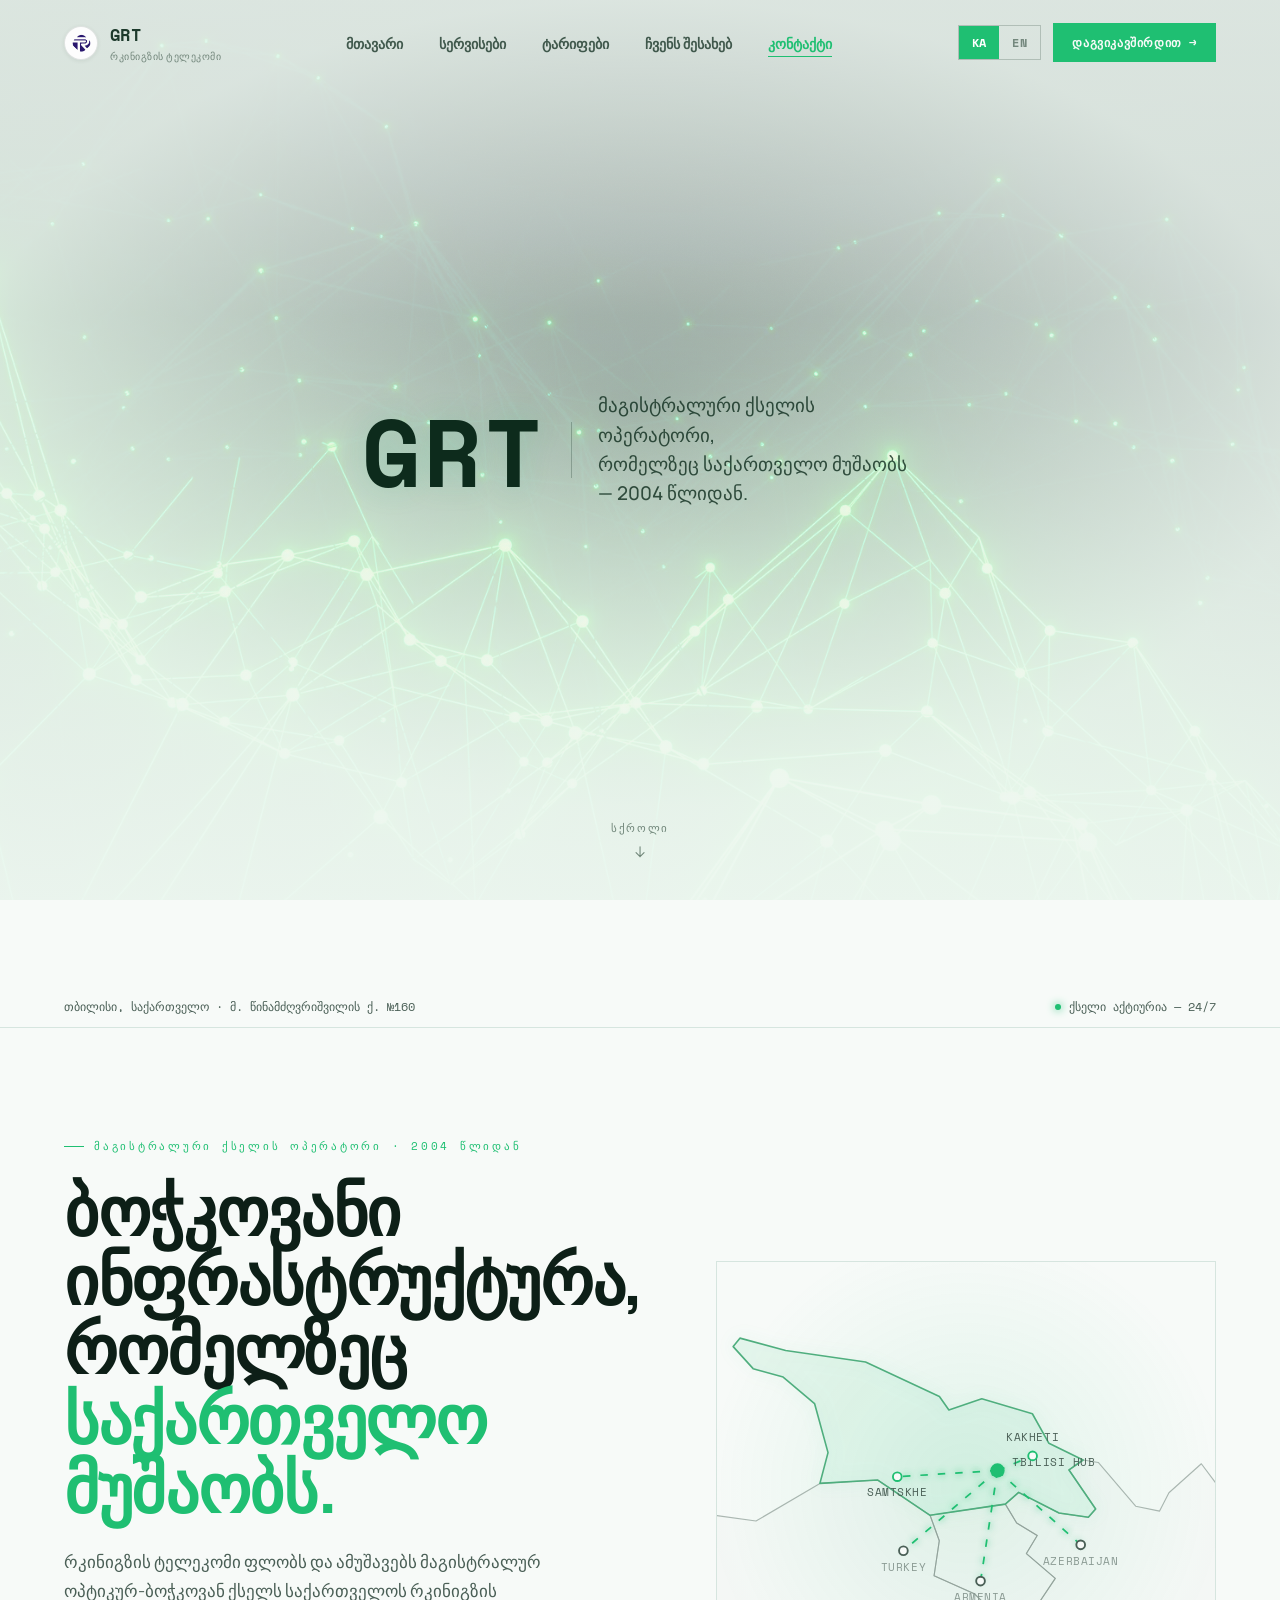
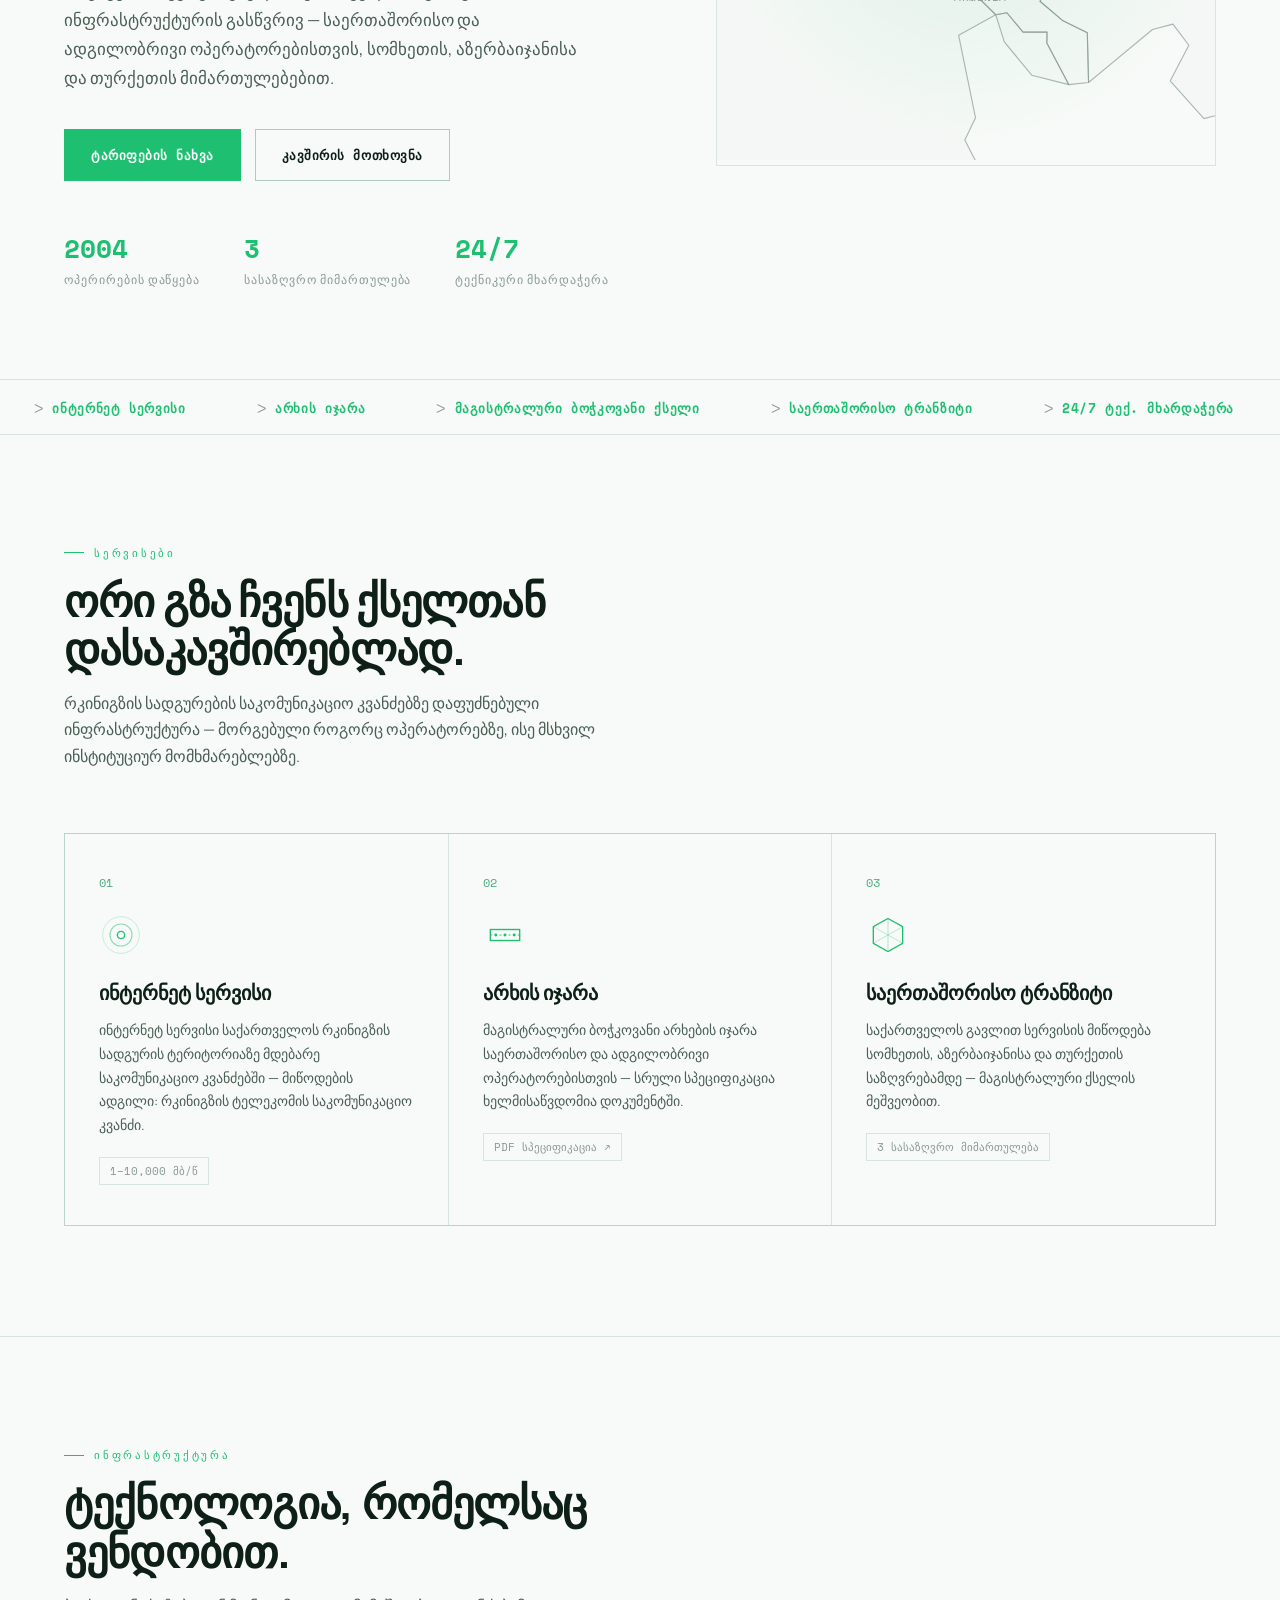
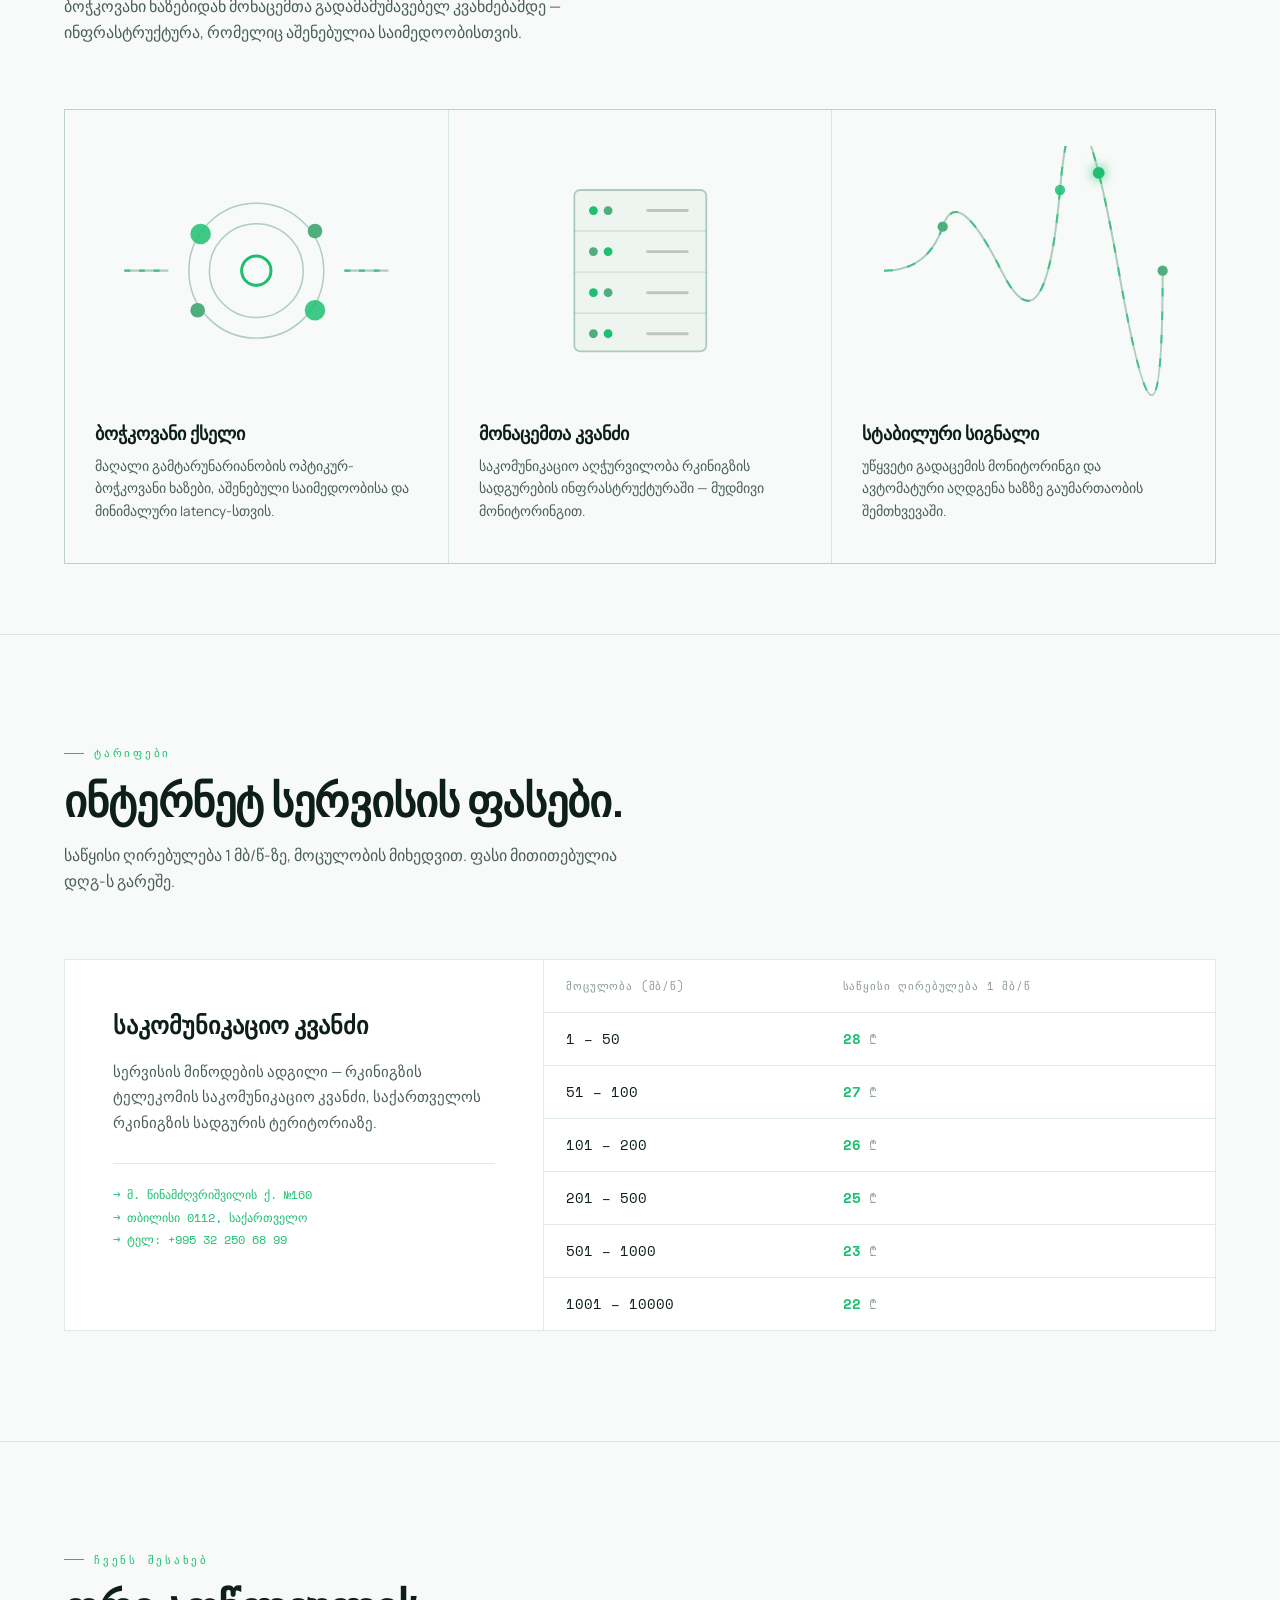
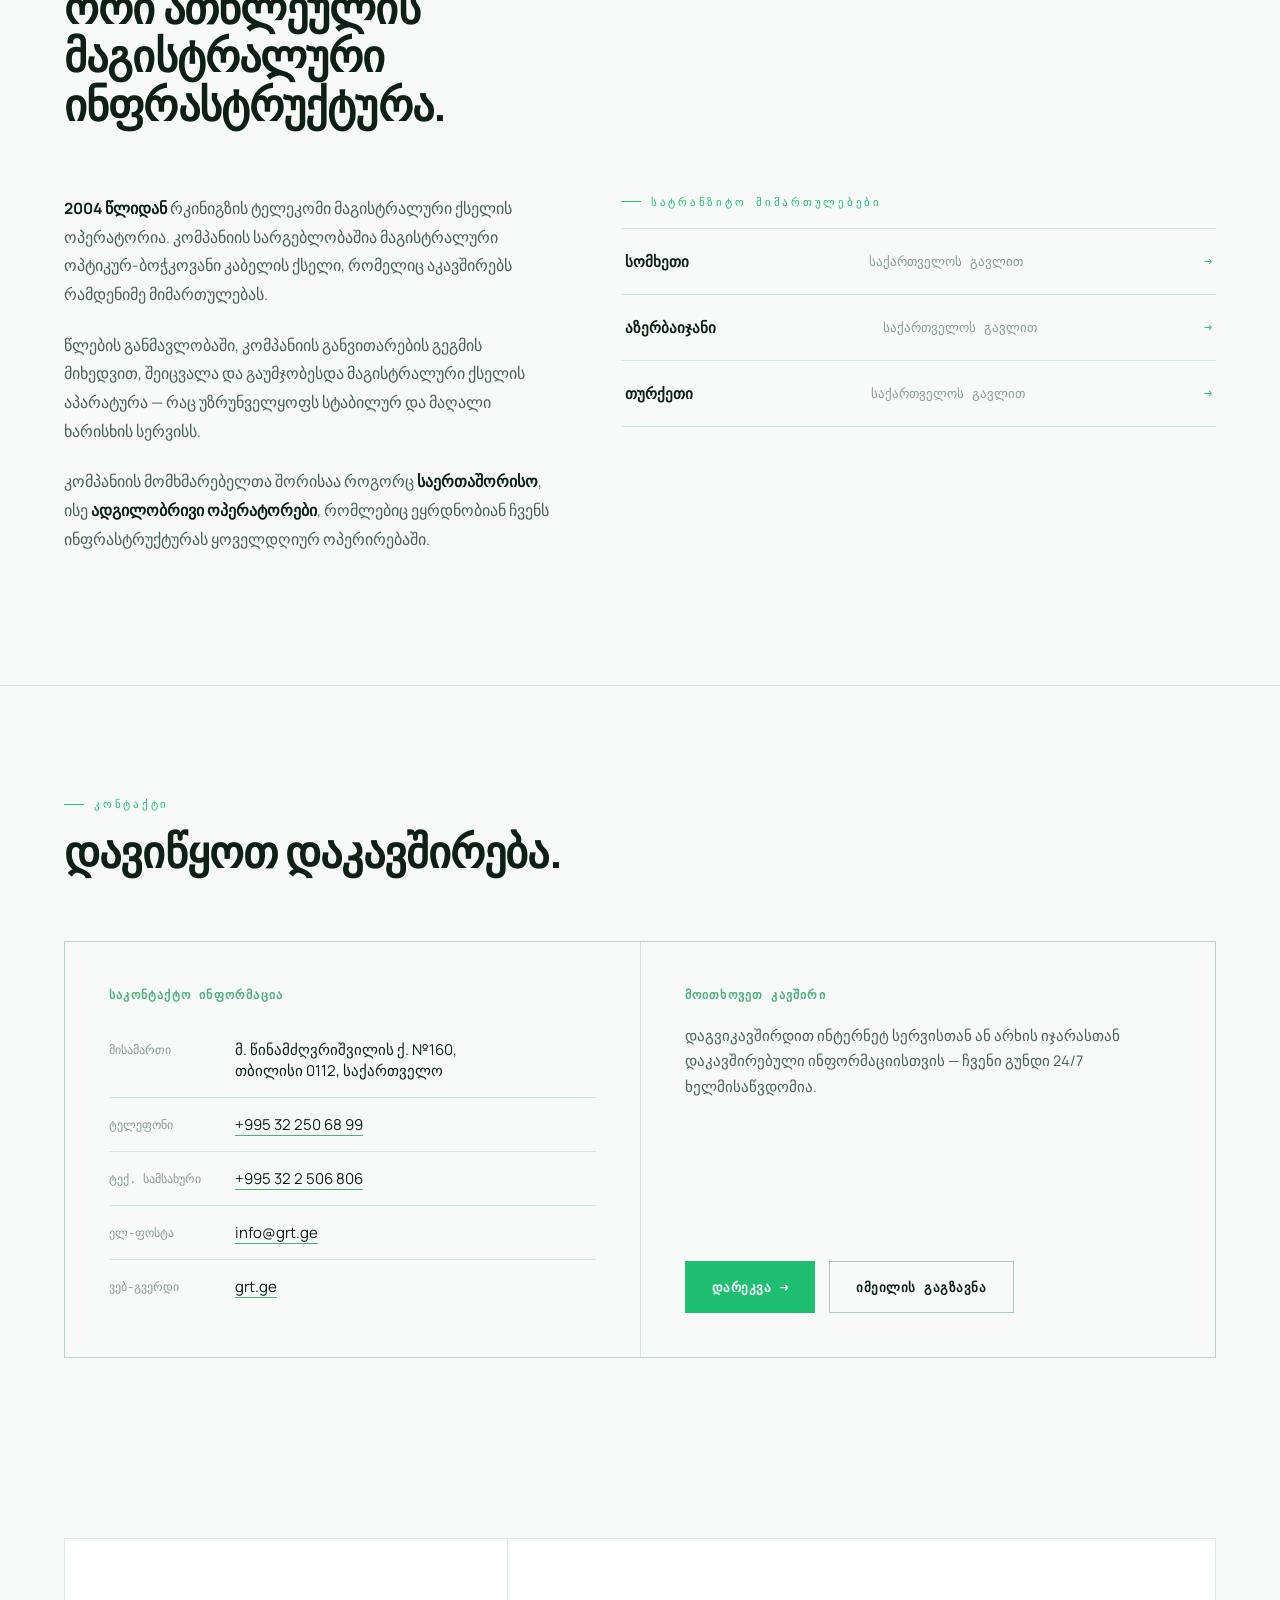
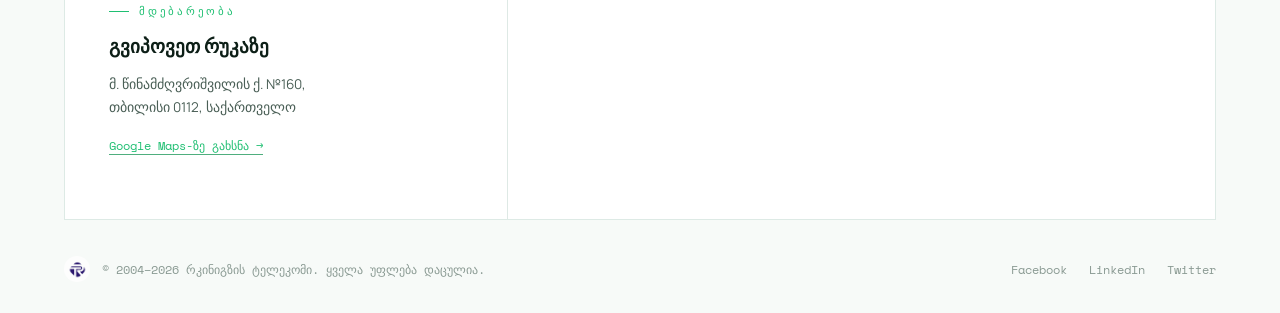
<file: index.html>
<!doctype html>
<html lang="ka">
  <head>
    <meta charset="UTF-8" />
    <meta name="viewport" content="width=device-width, initial-scale=1.0" />
    <title data-i18n="pagetitle">
      რკინიგზის ტელეკომი — მაგისტრალური ქსელის ოპერატორი
    </title>
    <link rel="preconnect" href="https://fonts.googleapis.com" />
    <link rel="preconnect" href="https://fonts.gstatic.com" crossorigin />
    <link
      href="https://fonts.googleapis.com/css2?family=Space+Mono:wght@400;700&family=Manrope:wght@400;500;600;700;800&display=swap"
      rel="stylesheet"
    />
    <link rel="icon" type="image/webp" href="assets/logo.webp" />
    <link rel="stylesheet" href="style.css" />
  </head>
  <body>
    <div class="noise"></div>

    <nav id="mainnav">
      <a href="#top" class="logo">
        <span class="logo-mark">
          <img
            src="assets/logo.webp"
            alt="რკინიგზის ტელეკომი"
            style="width: 100%; height: 100%; object-fit: contain; padding: 3px"
          />
        </span>
        <span>GRT<small data-i18n="logoSub">რკინიგზის ტელეკომი</small></span>
      </a>
      <ul class="navlinks" id="navlinks">
        <li><a href="#top" data-i18n="navHome">მთავარი</a></li>
        <li><a href="#services" data-i18n="navServices">სერვისები</a></li>
        <li><a href="#pricing" data-i18n="navPricing">ტარიფები</a></li>
        <li><a href="#about" data-i18n="navAbout">ჩვენს შესახებ</a></li>
        <li><a href="#contact" data-i18n="navContact">კონტაქტი</a></li>
      </ul>
      <div class="nav-right">
        <div class="lang-toggle">
          <button type="button" data-lang="ka" class="active">KA</button
          ><button type="button" data-lang="en">EN</button>
        </div>
        <a href="#contact" class="nav-cta" data-i18n="navCta"
          >დაგვიკავშირდით →</a
        >
        <button class="navtoggle" id="navtoggle" aria-label="Menu">
          <svg
            viewBox="0 0 24 24"
            fill="none"
            stroke="currentColor"
            stroke-width="1.6"
          >
            <path d="M3 6h18M3 12h18M3 18h18" />
          </svg>
        </button>
      </div>
    </nav>

    <section class="intro-hero" id="intro">
      <div class="intro-bg"></div>
      <div class="intro-overlay"></div>
      <div class="intro-content">
        <div class="intro-title-row">
          <h1 class="intro-title">GRT</h1>
          <div class="intro-divider"></div>
          <p class="intro-tagline" data-i18n-html="introTagline">
            მაგისტრალური ქსელის ოპერატორი,<br />რომელზეც საქართველო მუშაობს —
            2004 წლიდან.
          </p>
        </div>
        <a href="#top" class="intro-scroll">
          <span data-i18n="introScroll">სქროლი</span>
          <svg
            viewBox="0 0 24 24"
            fill="none"
            xmlns="http://www.w3.org/2000/svg"
          >
            <path
              d="M12 4v15M12 19l-6-6M12 19l6-6"
              stroke="currentColor"
              stroke-width="1.6"
              stroke-linecap="round"
              stroke-linejoin="round"
            />
          </svg>
        </a>
      </div>
    </section>

    <div class="wrap">
      <div class="topbar">
        <div>
          <span data-i18n="topbarLoc"
            >თბილისი, საქართველო · მ. წინამძღვრიშვილის ქ. №160</span
          >
        </div>
        <div class="status">
          <span class="dot"></span>
          <span data-i18n="topbarStatus">ქსელი აქტიურია — 24/7</span>
        </div>
      </div>

      <!-- HERO -->
      <section class="hero" id="top">
        <div>
          <div class="eyebrow reveal" data-i18n="heroEyebrow">
            მაგისტრალური ქსელის ოპერატორი · 2004 წლიდან
          </div>
          <h1 class="reveal" data-i18n-html="heroH1">
            ბოჭკოვანი ინფრასტრუქტურა,<br />
            რომელზეც <span class="accent">საქართველო მუშაობს.</span>
          </h1>
          <p class="lead reveal" data-i18n="heroLead">
            რკინიგზის ტელეკომი ფლობს და ამუშავებს მაგისტრალურ ოპტიკურ-ბოჭკოვან
            ქსელს საქართველოს რკინიგზის ინფრასტრუქტურის გასწვრივ — საერთაშორისო
            და ადგილობრივი ოპერატორებისთვის, სომხეთის, აზერბაიჯანისა და თურქეთის
            მიმართულებებით.
          </p>
          <div class="hero-ctas reveal">
            <a href="#pricing" class="btn btn-primary" data-i18n="heroBtn1"
              >ტარიფების ნახვა</a
            >
            <a href="#contact" class="btn btn-ghost" data-i18n="heroBtn2"
              >კავშირის მოთხოვნა</a
            >
          </div>
          <div class="hero-stats reveal">
            <div class="stat">
              <b>2004</b><span data-i18n="stat1">ოპერირების დაწყება</span>
            </div>
            <div class="stat">
              <b>3</b><span data-i18n="stat2">სასაზღვრო მიმართულება</span>
            </div>
            <div class="stat">
              <b>24/7</b><span data-i18n="stat3">ტექნიკური მხარდაჭერა</span>
            </div>
          </div>
        </div>

        <div class="hero-visual reveal">
          <svg viewBox="0 0 400 400">
            <path
              class="geo-neighbor"
              d="M -119.4,189.3 L -56.9,211.6 L -6.2,202.7 L 31.3,207.9 L 82.6,177.7 L 129.0,175.0 L 171.0,203.3 L 178.4,223.7 L 174.2,251.8 L 206.5,266.2 L 223.7,283.1 L 193.9,299.5 L 207.5,365.8 L 198.9,383.7 L 222.8,430.1 L 201.9,439.8 L 186.6,425.1 L 136.0,417.6 L 117.3,426.6 L 67.8,435.6 L 44.3,434.6 L -5.8,456.3 L -41.6,456.5 L -64.8,445.6 L -112.7,461.7 L -126.9,450.5 L -129.3,482.7 L -140.9,495.4 L -152.6,508.0 L -168.6,481.8 L -152.1,460.1 L -178.7,465.0 L -215.1,451.7 L -245.0,485.0 L -311.1,491.5 L -346.3,460.5 L -393.2,458.5 L -403.3,482.5 L -433.4,489.4 L -475.5,458.6 L -523.0,459.6 L -548.8,402.1 L -580.6,370.1 L -559.4,325.1 L -587.0,297.5 L -538.7,242.2 L -471.7,239.9 L -453.4,196.0 L -370.4,203.6 L -318.1,166.1 L -267.4,149.8 L -195.3,148.5 L -119.4,189.3 Z"
            ></path>
            <path
              class="geo-neighbor"
              d="M 232.7,281.5 L 245.6,297.0 L 264.9,296.9 L 264.7,305.8 L 282.4,339.2 L 252.6,331.6 L 230.6,304.9 L 223.7,283.1 L 232.7,281.5 Z M 336.0,196.0 L 355.2,199.9 L 362.7,185.2 L 388.7,161.9 L 411.6,192.4 L 433.7,233.4 L 454.0,236.1 L 467.4,251.6 L 431.5,256.3 L 424.0,301.2 L 416.5,321.4 L 400.5,335.0 L 401.7,363.6 L 390.8,366.5 L 363.7,336.2 L 378.7,307.6 L 365.9,290.6 L 349.5,294.9 L 298.2,337.5 L 297.2,297.5 L 277.7,288.0 L 259.2,272.3 L 271.5,253.9 L 248.3,234.0 L 257.0,219.5 L 240.5,209.5 L 231.4,194.3 L 242.1,184.9 L 274.5,201.5 L 298.0,204.9 L 303.9,198.2 L 282.5,166.9 L 293.8,158.9 L 306.0,160.9 L 336.0,196.0 Z"
            ></path>
            <path
              class="geo-neighbor"
              d="M 171.0,203.3 L 231.4,194.3 L 240.5,209.5 L 257.0,219.5 L 248.3,234.0 L 271.5,253.9 L 259.2,272.3 L 277.7,288.0 L 297.2,297.5 L 298.2,337.5 L 282.4,339.2 L 264.7,305.8 L 264.9,296.9 L 245.6,297.0 L 232.7,281.5 L 223.7,283.1 L 206.5,266.2 L 174.2,251.8 L 178.4,223.7 L 171.0,203.3 Z"
            ></path>
            <path
              class="geo-shape"
              d="M 82.6,177.7 L 89.1,153.0 L 78.3,113.6 L 53.1,92.3 L 29.0,85.6 L 13.0,67.9 L 18.4,61.1 L 55.1,71.0 L 119.2,80.3 L 178.5,108.0 L 186.1,118.8 L 212.5,109.7 L 253.1,121.8 L 266.4,145.5 L 293.8,158.9 L 282.5,166.9 L 303.9,198.2 L 298.0,204.9 L 274.5,201.5 L 242.1,184.9 L 231.4,194.3 L 171.0,203.3 L 129.0,175.0 L 82.6,177.7 Z"
            ></path>

            <line
              class="map-line active"
              x1="225.1"
              y1="167.3"
              x2="144.7"
              y2="172.3"
            ></line>
            <line
              class="map-line active"
              x1="225.1"
              y1="167.3"
              x2="253.3"
              y2="155.6"
            ></line>
            <line
              class="map-line active"
              x1="225.1"
              y1="167.3"
              x2="149.6"
              y2="231.7"
            ></line>
            <line
              class="map-line active"
              x1="225.1"
              y1="167.3"
              x2="211.5"
              y2="256.1"
            ></line>
            <line
              class="map-line active"
              x1="225.1"
              y1="167.3"
              x2="291.9"
              y2="227.0"
            ></line>

            <circle class="node hub" cx="225.1" cy="167.3" r="5"></circle>
            <text class="map-label" x="237" y="164">TBILISI HUB</text>

            <circle class="node" cx="144.7" cy="172.3" r="3.5"></circle>
            <text class="map-label" x="144.7" y="188" text-anchor="middle">
              SAMTSKHE
            </text>

            <circle class="node" cx="253.3" cy="155.6" r="3.5"></circle>
            <text class="map-label" x="253.3" y="144" text-anchor="middle">
              KAKHETI
            </text>

            <circle class="node border" cx="149.6" cy="231.7" r="3.5"></circle>
            <text
              class="map-label border-label"
              x="149.6"
              y="248"
              text-anchor="middle"
            >
              TURKEY
            </text>

            <circle class="node border" cx="211.5" cy="256.1" r="3.5"></circle>
            <text
              class="map-label border-label"
              x="211.5"
              y="272"
              text-anchor="middle"
            >
              ARMENIA
            </text>

            <circle class="node border" cx="291.9" cy="227.0" r="3.5"></circle>
            <text
              class="map-label border-label"
              x="291.9"
              y="243"
              text-anchor="middle"
            >
              AZERBAIJAN
            </text>
          </svg>
        </div>
      </section>

      <div class="marquee">
        <div class="marquee-track">
          <span>ᐳ <b data-i18n="m1">ინტერნეტ სერვისი</b></span>
          <span>ᐳ <b data-i18n="m2">არხის იჯარა</b></span>
          <span>ᐳ <b data-i18n="m3">მაგისტრალური ბოჭკოვანი ქსელი</b></span>
          <span>ᐳ <b data-i18n="m4">საერთაშორისო ტრანზიტი</b></span>
          <span>ᐳ <b data-i18n="m5">24/7 ტექ. მხარდაჭერა</b></span>
          <span>ᐳ <b data-i18n="m1">ინტერნეტ სერვისი</b></span>
          <span>ᐳ <b data-i18n="m2">არხის იჯარა</b></span>
          <span>ᐳ <b data-i18n="m3">მაგისტრალური ბოჭკოვანი ქსელი</b></span>
          <span>ᐳ <b data-i18n="m4">საერთაშორისო ტრანზიტი</b></span>
          <span>ᐳ <b data-i18n="m5">24/7 ტექ. მხარდაჭერა</b></span>
        </div>
      </div>

      <!-- SERVICES -->
      <section class="section" id="services">
        <div class="section-head reveal">
          <div class="eyebrow" data-i18n="svcEyebrow">სერვისები</div>
          <h2 data-i18n="svcH2">ორი გზა ჩვენს ქსელთან დასაკავშირებლად.</h2>
          <p data-i18n="svcP">
            რკინიგზის სადგურების საკომუნიკაციო კვანძებზე დაფუძნებული
            ინფრასტრუქტურა — მორგებული როგორც ოპერატორებზე, ისე მსხვილ
            ინსტიტუციურ მომხმარებლებზე.
          </p>
        </div>
        <div class="services-grid">
          <div class="service-card reveal">
            <div class="service-num">01</div>
            <div class="service-icon">
              <svg
                viewBox="0 0 48 48"
                fill="none"
                xmlns="http://www.w3.org/2000/svg"
              >
                <circle
                  cx="24"
                  cy="24"
                  r="4"
                  stroke="currentColor"
                  stroke-width="1.5"
                />
                <circle
                  cx="24"
                  cy="24"
                  r="12"
                  stroke="currentColor"
                  stroke-width="1.2"
                  opacity="0.5"
                />
                <circle
                  cx="24"
                  cy="24"
                  r="20"
                  stroke="currentColor"
                  stroke-width="1"
                  opacity="0.25"
                />
              </svg>
            </div>
            <h3 data-i18n="svc1h">ინტერნეტ სერვისი</h3>
            <p data-i18n="svc1p">
              ინტერნეტ სერვისი საქართველოს რკინიგზის სადგურის ტერიტორიაზე
              მდებარე საკომუნიკაციო კვანძებში — მიწოდების ადგილი: რკინიგზის
              ტელეკომის საკომუნიკაციო კვანძი.
            </p>
            <span class="service-tag" data-i18n="svc1tag">1–10,000 მბ/წ</span>
          </div>
          <div class="service-card reveal">
            <div class="service-num">02</div>
            <div class="service-icon">
              <svg
                viewBox="0 0 48 48"
                fill="none"
                xmlns="http://www.w3.org/2000/svg"
              >
                <rect
                  x="8"
                  y="18"
                  width="32"
                  height="12"
                  stroke="currentColor"
                  stroke-width="1.5"
                />
                <line
                  x1="8"
                  y1="24"
                  x2="40"
                  y2="24"
                  stroke="currentColor"
                  stroke-width="1"
                  stroke-dasharray="2 3"
                />
                <circle cx="14" cy="24" r="1.6" fill="currentColor" />
                <circle cx="24" cy="24" r="1.6" fill="currentColor" />
                <circle cx="34" cy="24" r="1.6" fill="currentColor" />
              </svg>
            </div>
            <h3 data-i18n="svc2h">არხის იჯარა</h3>
            <p data-i18n="svc2p">
              მაგისტრალური ბოჭკოვანი არხების იჯარა საერთაშორისო და ადგილობრივი
              ოპერატორებისთვის — სრული სპეციფიკაცია ხელმისაწვდომია დოკუმენტში.
            </p>
            <a
              class="service-tag service-tag-link"
              href="assets/channel-lease-offer.pdf"
              target="_blank"
              rel="noopener"
              data-i18n="svc2tag"
              >PDF სპეციფიკაცია ↗</a
            >
          </div>
          <div class="service-card reveal">
            <div class="service-num">03</div>
            <div class="service-icon">
              <svg
                viewBox="0 0 48 48"
                fill="none"
                xmlns="http://www.w3.org/2000/svg"
              >
                <path
                  d="M24 6L40 15V33L24 42L8 33V15L24 6Z"
                  stroke="currentColor"
                  stroke-width="1.5"
                />
                <path
                  d="M24 6V42M8 15L40 33M40 15L8 33"
                  stroke="currentColor"
                  stroke-width="0.8"
                  opacity="0.4"
                />
              </svg>
            </div>
            <h3 data-i18n="svc3h">საერთაშორისო ტრანზიტი</h3>
            <p data-i18n="svc3p">
              საქართველოს გავლით სერვისის მიწოდება სომხეთის, აზერბაიჯანისა და
              თურქეთის საზღვრებამდე — მაგისტრალური ქსელის მეშვეობით.
            </p>
            <span class="service-tag" data-i18n="svc3tag"
              >3 სასაზღვრო მიმართულება</span
            >
          </div>
        </div>
      </section>

      <!-- TECHNOLOGY SHOWCASE -->
      <section class="section" id="technology" style="padding-bottom: 70px">
        <div class="section-head reveal">
          <div class="eyebrow" data-i18n="techEyebrow">ინფრასტრუქტურა</div>
          <h2 data-i18n="techH2">ტექნოლოგია, რომელსაც ვენდობით.</h2>
          <p data-i18n="techP">
            ბოჭკოვანი ხაზებიდან მონაცემთა გადამამუშავებელ კვანძებამდე —
            ინფრასტრუქტურა, რომელიც აშენებულია საიმედოობისთვის.
          </p>
        </div>
        <div class="tech-grid">
          <div class="tech-card reveal">
            <svg
              class="tech-illustration"
              viewBox="0 0 220 170"
              xmlns="http://www.w3.org/2000/svg"
            >
              <circle cx="110" cy="85" r="46" class="tc-ring" />
              <circle cx="110" cy="85" r="32" class="tc-ring" />
              <circle cx="72" cy="60" r="7" class="tc-fiber" />
              <circle cx="150" cy="58" r="5" class="tc-fiber-dim" />
              <circle cx="150" cy="112" r="7" class="tc-fiber" />
              <circle cx="70" cy="112" r="5" class="tc-fiber-dim" />
              <circle cx="110" cy="85" r="10" class="tc-core" />
              <circle cx="110" cy="85" r="10" class="tc-core-pulse" />
              <path d="M20 85h30M170 85h30" class="tc-line" />
              <path d="M20 85h30M170 85h30" class="tc-line-dash" />
            </svg>
            <h3 data-i18n="tech1h">ბოჭკოვანი ქსელი</h3>
            <p data-i18n="tech1p">
              მაღალი გამტარუნარიანობის ოპტიკურ-ბოჭკოვანი ხაზები, აშენებული
              საიმედოობისა და მინიმალური latency-სთვის.
            </p>
          </div>
          <div class="tech-card reveal">
            <svg
              class="tech-illustration"
              viewBox="0 0 220 170"
              xmlns="http://www.w3.org/2000/svg"
            >
              <rect
                x="65"
                y="30"
                width="90"
                height="110"
                rx="4"
                class="tc-rack-body"
              />
              <line x1="65" y1="58" x2="155" y2="58" class="tc-rack-line" />
              <line x1="65" y1="86" x2="155" y2="86" class="tc-rack-line" />
              <line x1="65" y1="114" x2="155" y2="114" class="tc-rack-line" />
              <circle cx="78" cy="44" r="3" class="tc-led tc-led-1" />
              <circle cx="88" cy="44" r="3" class="tc-led tc-led-2" />
              <circle cx="78" cy="72" r="3" class="tc-led tc-led-2" />
              <circle cx="88" cy="72" r="3" class="tc-led tc-led-1" />
              <circle cx="78" cy="100" r="3" class="tc-led tc-led-1" />
              <circle cx="88" cy="100" r="3" class="tc-led tc-led-2" />
              <circle cx="78" cy="128" r="3" class="tc-led tc-led-2" />
              <circle cx="88" cy="128" r="3" class="tc-led tc-led-1" />
              <line x1="115" y1="44" x2="142" y2="44" class="tc-rack-slot" />
              <line x1="115" y1="72" x2="142" y2="72" class="tc-rack-slot" />
              <line x1="115" y1="100" x2="142" y2="100" class="tc-rack-slot" />
              <line x1="115" y1="128" x2="142" y2="128" class="tc-rack-slot" />
            </svg>
            <h3 data-i18n="tech2h">მონაცემთა კვანძი</h3>
            <p data-i18n="tech2p">
              საკომუნიკაციო აღჭურვილობა რკინიგზის სადგურების ინფრასტრუქტურაში —
              მუდმივი მონიტორინგით.
            </p>
          </div>
          <div class="tech-card reveal">
            <svg
              class="tech-illustration"
              viewBox="0 0 220 170"
              xmlns="http://www.w3.org/2000/svg"
            >
              <path
                d="M15 85 Q 45 85 55 55 T 95 85 T 135 30 T 175 85 T 205 85"
                class="tc-wave"
              />
              <path
                d="M15 85 Q 45 85 55 55 T 95 85 T 135 30 T 175 85 T 205 85"
                class="tc-wave-glow"
              />
              <circle cx="55" cy="55" r="3.5" class="tc-fiber-dim" />
              <circle cx="135" cy="30" r="3.5" class="tc-fiber" />
              <circle cx="205" cy="85" r="3.5" class="tc-fiber-dim" />
              <circle class="tc-signal" r="4" cx="15" cy="85">
                <animateMotion
                  dur="4s"
                  repeatCount="indefinite"
                  path="M0 0 Q 30 0 40 -30 T 80 0 T 120 -55 T 160 0 T 190 0"
                />
              </circle>
            </svg>
            <h3 data-i18n="tech3h">სტაბილური სიგნალი</h3>
            <p data-i18n="tech3p">
              უწყვეტი გადაცემის მონიტორინგი და ავტომატური აღდგენა ხაზზე
              გაუმართაობის შემთხვევაში.
            </p>
          </div>
        </div>
      </section>

      <!-- PRICING -->
      <section class="section" id="pricing">
        <div class="section-head reveal">
          <div class="eyebrow" data-i18n="priceEyebrow">ტარიფები</div>
          <h2 data-i18n="priceH2">ინტერნეტ სერვისის ფასები.</h2>
          <p data-i18n="priceP">
            საწყისი ღირებულება 1 მბ/წ-ზე, მოცულობის მიხედვით. ფასი მითითებულია
            დღგ-ს გარეშე.
          </p>
        </div>
        <div class="pricing-panel reveal">
          <div class="pricing-info">
            <h3 data-i18n="priceInfoH">საკომუნიკაციო კვანძი</h3>
            <p data-i18n="priceInfoP">
              სერვისის მიწოდების ადგილი — რკინიგზის ტელეკომის საკომუნიკაციო
              კვანძი, საქართველოს რკინიგზის სადგურის ტერიტორიაზე.
            </p>
            <div class="loc" data-i18n-html="priceLoc">
              → მ. წინამძღვრიშვილის ქ. №160<br />
              → თბილისი 0112, საქართველო<br />
              → ტელ: +995 32 250 68 99
            </div>
          </div>
          <table class="pricing">
            <thead>
              <tr>
                <th data-i18n="th1">მოცულობა (მბ/წ)</th>
                <th data-i18n="th2">საწყისი ღირებულება 1 მბ/წ</th>
              </tr>
            </thead>
            <tbody>
              <tr>
                <td>1 – 50</td>
                <td class="price">28</td>
              </tr>
              <tr>
                <td>51 – 100</td>
                <td class="price">27</td>
              </tr>
              <tr>
                <td>101 – 200</td>
                <td class="price">26</td>
              </tr>
              <tr>
                <td>201 – 500</td>
                <td class="price">25</td>
              </tr>
              <tr>
                <td>501 – 1000</td>
                <td class="price">23</td>
              </tr>
              <tr>
                <td>1001 – 10000</td>
                <td class="price">22</td>
              </tr>
            </tbody>
          </table>
        </div>
      </section>

      <!-- ABOUT -->
      <section class="section" id="about">
        <div class="section-head reveal">
          <div class="eyebrow" data-i18n="aboutEyebrow">ჩვენს შესახებ</div>
          <h2 data-i18n="aboutH2">
            ორი ათწლეულის მაგისტრალური ინფრასტრუქტურა.
          </h2>
        </div>
        <div class="about-grid">
          <div class="about-copy reveal">
            <p data-i18n-html="aboutP1">
              <strong>2004 წლიდან</strong> რკინიგზის ტელეკომი მაგისტრალური
              ქსელის ოპერატორია. კომპანიის სარგებლობაშია მაგისტრალური
              ოპტიკურ-ბოჭკოვანი კაბელის ქსელი, რომელიც აკავშირებს რამდენიმე
              მიმართულებას.
            </p>
            <p data-i18n="aboutP2">
              წლების განმავლობაში, კომპანიის განვითარების გეგმის მიხედვით,
              შეიცვალა და გაუმჯობესდა მაგისტრალური ქსელის აპარატურა — რაც
              უზრუნველყოფს სტაბილურ და მაღალი ხარისხის სერვისს.
            </p>
            <p data-i18n-html="aboutP3">
              კომპანიის მომხმარებელთა შორისაა როგორც
              <strong>საერთაშორისო</strong>, ისე
              <strong>ადგილობრივი ოპერატორები</strong>, რომლებიც ეყრდნობიან
              ჩვენს ინფრასტრუქტურას ყოველდღიურ ოპერირებაში.
            </p>
          </div>
          <div class="reveal">
            <div
              class="eyebrow"
              style="margin-bottom: 18px"
              data-i18n="routeEyebrow"
            >
              სატრანზიტო მიმართულებები
            </div>
            <div class="route-list">
              <div class="route-item">
                <span class="country" data-i18n="route1">სომხეთი</span
                ><span class="via" data-i18n="viaGeorgia"
                  >საქართველოს გავლით</span
                ><span class="arrow">→</span>
              </div>
              <div class="route-item">
                <span class="country" data-i18n="route2">აზერბაიჯანი</span
                ><span class="via" data-i18n="viaGeorgia"
                  >საქართველოს გავლით</span
                ><span class="arrow">→</span>
              </div>
              <div class="route-item">
                <span class="country" data-i18n="route3">თურქეთი</span
                ><span class="via" data-i18n="viaGeorgia"
                  >საქართველოს გავლით</span
                ><span class="arrow">→</span>
              </div>
            </div>
          </div>
        </div>
      </section>

      <!-- CONTACT -->
      <section class="section" id="contact" style="border-bottom: none">
        <div class="section-head reveal">
          <div class="eyebrow" data-i18n="contactEyebrow">კონტაქტი</div>
          <h2 data-i18n="contactH2">დავიწყოთ დაკავშირება.</h2>
        </div>
        <div class="contact-grid reveal">
          <div class="contact-block">
            <h4 data-i18n="contactH4a">საკონტაქტო ინფორმაცია</h4>
            <div class="contact-line">
              <div class="k" data-i18n="kAddress">მისამართი</div>
              <div class="v" data-i18n-html="vAddress">
                მ. წინამძღვრიშვილის ქ. №160,<br />თბილისი 0112, საქართველო
              </div>
            </div>
            <div class="contact-line">
              <div class="k" data-i18n="kPhone">ტელეფონი</div>
              <div class="v">
                <a href="tel:+995322506899">+995 32 250 68 99</a>
              </div>
            </div>
            <div class="contact-line">
              <div class="k" data-i18n="kTech">ტექ. სამსახური</div>
              <div class="v">
                <a href="tel:+995322506806">+995 32 2 506 806</a>
              </div>
            </div>
            <div class="contact-line">
              <div class="k" data-i18n="kEmail">ელ-ფოსტა</div>
              <div class="v"><a href="mailto:info@grt.ge">info@grt.ge</a></div>
            </div>
            <div class="contact-line">
              <div class="k" data-i18n="kWeb">ვებ-გვერდი</div>
              <div class="v">
                <a href="http://grt.ge" target="_blank">grt.ge</a>
              </div>
            </div>
          </div>
          <div class="contact-block contact-cta-block">
            <div>
              <h4 data-i18n="contactH4b">მოითხოვეთ კავშირი</h4>
              <p data-i18n="contactCtaP">
                დაგვიკავშირდით ინტერნეტ სერვისთან ან არხის იჯარასთან
                დაკავშირებული ინფორმაციისთვის — ჩვენი გუნდი 24/7 ხელმისაწვდომია.
              </p>
            </div>
            <div style="display: flex; gap: 14px; flex-wrap: wrap">
              <a
                href="tel:+995322506899"
                class="btn btn-primary"
                data-i18n="callBtn"
                >დარეკვა →</a
              >
              <a
                href="mailto:info@grt.ge"
                class="btn btn-ghost"
                data-i18n="emailBtn"
                >იმეილის გაგზავნა</a
              >
            </div>
          </div>
        </div>
      </section>

      <!-- MAP -->
      <section class="map-section">
        <div class="map-card reveal">
          <div class="map-card-info">
            <div class="eyebrow" data-i18n="mapEyebrow">მდებარეობა</div>
            <h4 data-i18n="mapH4">გვიპოვეთ რუკაზე</h4>
            <p data-i18n-html="mapP">
              მ. წინამძღვრიშვილის ქ. №160,<br />თბილისი 0112, საქართველო
            </p>
            <a
              class="map-link"
              href="https://www.google.com/maps/search/?api=1&query=M.+Tsinamdzgvrishvili+St+160%2C+Tbilisi%2C+Georgia"
              target="_blank"
              rel="noopener"
              data-i18n="mapLink"
              >Google Maps-ზე გახსნა →</a
            >
          </div>
          <div class="map-embed">
            <iframe
              loading="lazy"
              allowfullscreen
              referrerpolicy="no-referrer-when-downgrade"
              src="https://maps.google.com/maps?q=%E1%83%9B.%20%E1%83%AC%E1%83%98%E1%83%9C%E1%83%90%E1%83%9B%E1%83%AB%E1%83%A6%E1%83%95%E1%83%A0%E1%83%98%E1%83%A8%E1%83%95%E1%83%98%E1%83%9A%E1%83%98%E1%83%A1%20%E1%83%A5.%20%E2%84%96160%2C%20%E1%83%97%E1%83%91%E1%83%98%E1%83%9A%E1%83%98%E1%83%A1%E1%83%98%200112%2C%20%E1%83%A1%E1%83%90%E1%83%A5%E1%83%90%E1%83%A0%E1%83%97%E1%83%95%E1%83%94%E1%83%9A%E1%83%9D&z=16&output=embed"
            >
            </iframe>
          </div>
        </div>
      </section>

      <footer>
        <div
          class="f-left"
          style="display: flex; align-items: center; gap: 12px"
        >
          <img
            src="assets/logo.webp"
            alt="GRT"
            style="
              width: 26px;
              height: 26px;
              object-fit: contain;
              border-radius: 50%;
              background: #fdfdfd;
              padding: 2px;
            "
          />
          <span data-i18n="footerLeft"
            >© 2004–2026 რკინიგზის ტელეკომი. ყველა უფლება დაცულია.</span
          >
        </div>
        <div class="f-right">
          <a href="#top">Facebook</a>
          <a href="#top">LinkedIn</a>
          <a href="#top">Twitter</a>
        </div>
      </footer>
    </div>

    <script src="script.js" defer></script>
  </body>
</html>
</file>
<file: style.css>
:root {
  --bg: #f7faf8;
  --bg-panel: #ffffff;
  --bg-panel-2: #eef4f0;
  --line: rgba(20, 110, 70, 0.14);
  --line-strong: rgba(20, 110, 70, 0.32);
  --fiber: #1fbf72;
  --fiber-dim: #4fae7e;
  --fiber-text: #ffffff;
  --amber: #ffb347;
  --text: #0d1f17;
  --text-dim: #4a5f56;
  --text-faint: #8a9a93;
  --danger: #ff6b5d;
  --mono: "Space Mono", monospace;
  --sans: "Manrope", sans-serif;
  --glow-a: rgba(31, 191, 114, 0.07);
  --glow-b: rgba(31, 191, 114, 0.08);
  --glow-c: rgba(31, 191, 114, 0.1);
  --glow-d: rgba(31, 191, 114, 0.18);
  --glow-e: rgba(31, 191, 114, 0.24);
  --nav-bg: rgba(247, 250, 248, 0.86);
}
* {
  box-sizing: border-box;
  margin: 0;
  padding: 0;
}
html {
  scroll-behavior: smooth;
}
body {
  background: var(--bg);
  color: var(--text);
  font-family: var(--sans);
  overflow-x: hidden;
  position: relative;
  transition:
    background-color 0.35s ease,
    color 0.35s ease;
}
::selection {
  background: var(--fiber);
  color: var(--fiber-text);
}

/* background grid + noise */
body::before {
  content: "";
  position: fixed;
  inset: 0;
  background-image:
    linear-gradient(var(--line) 1px, transparent 1px),
    linear-gradient(90deg, var(--line) 1px, transparent 1px);
  background-size: 64px 64px;
  opacity: 0.35;
  pointer-events: none;
  z-index: 0;
  mask-image: radial-gradient(
    ellipse 80% 60% at 50% 0%,
    black 40%,
    transparent 90%
  );
}
.noise {
  position: fixed;
  inset: 0;
  z-index: 1;
  pointer-events: none;
  opacity: 0.035;
  mix-blend-mode: overlay;
  background-image: url("data:image/svg+xml,%3Csvg xmlns='http://www.w3.org/2000/svg' width='120' height='120'%3E%3Cfilter id='n'%3E%3CfeTurbulence type='fractalNoise' baseFrequency='0.9' numOctaves='2' stitchTiles='stitch'/%3E%3C/filter%3E%3Crect width='100%25' height='100%25' filter='url(%23n)'/%3E%3C/svg%3E");
}

.wrap {
  position: relative;
  z-index: 2;
  padding-top: var(--nav-h, 78px);
}
section {
  position: relative;
}

.mono {
  font-family: var(--mono);
}
.eyebrow {
  font-family: var(--mono);
  font-size: 11px;
  letter-spacing: 0.25em;
  text-transform: uppercase;
  color: var(--fiber);
  display: flex;
  align-items: center;
  gap: 10px;
}
.eyebrow::before {
  content: "";
  width: 20px;
  height: 1px;
  background: var(--fiber);
}

/* ===== TOP BAR ===== */
.topbar {
  display: flex;
  justify-content: space-between;
  align-items: center;
  padding: 12px 5vw;
  font-family: var(--mono);
  font-size: 12px;
  color: var(--text-faint);
  border-bottom: 1px solid var(--line);
  flex-wrap: wrap;
  gap: 6px;
}
.topbar span {
  color: var(--text-dim);
}
.topbar a {
  color: var(--text-dim);
  text-decoration: none;
}
.topbar .status {
  display: flex;
  align-items: center;
  gap: 8px;
  color: var(--fiber);
}
.dot {
  width: 6px;
  height: 6px;
  border-radius: 50%;
  background: var(--fiber);
  box-shadow: 0 0 8px var(--fiber);
  animation: pulse 2s infinite;
}
@keyframes pulse {
  0%,
  100% {
    opacity: 1;
  }
  50% {
    opacity: 0.3;
  }
}

/* ===== NAV ===== */
nav {
  display: flex;
  justify-content: space-between;
  align-items: center;
  padding: 22px 5vw;
  position: fixed;
  top: 0;
  left: 0;
  right: 0;
  z-index: 100;
  background: transparent;
  backdrop-filter: none;
  border-bottom: 1px solid transparent;
  gap: 20px;
  transition:
    background 0.35s ease,
    backdrop-filter 0.35s ease,
    border-color 0.35s ease;
  --nav-text: rgba(13, 43, 28, 0.92);
  --nav-text-dim: rgba(13, 43, 28, 0.75);
  --nav-text-faint: rgba(13, 43, 28, 0.5);
  --nav-border: rgba(13, 43, 28, 0.2);
}
nav.scrolled {
  background: var(--nav-bg);
  backdrop-filter: blur(10px);
  border-bottom-color: var(--line);
  --nav-text: var(--text);
  --nav-text-dim: var(--text-dim);
  --nav-text-faint: var(--text-faint);
  --nav-border: var(--line-strong);
}
.logo {
  display: flex;
  align-items: center;
  gap: 12px;
  font-family: var(--mono);
  font-weight: 700;
  font-size: 17px;
  letter-spacing: 0.02em;
  text-decoration: none;
  color: var(--nav-text);
  flex-shrink: 0;
}
.logo-mark {
  width: 34px;
  height: 34px;
  border-radius: 50%;
  background: #fdfdfd;
  border: 1px solid rgba(13, 43, 28, 0.12);
  box-shadow: 0 1px 4px rgba(13, 43, 28, 0.08);
  display: flex;
  align-items: center;
  justify-content: center;
  position: relative;
  flex-shrink: 0;
  overflow: hidden;
}
.logo-mark svg {
  width: 20px;
  height: 20px;
}
.logo small {
  display: block;
  font-family: var(--sans);
  font-weight: 500;
  font-size: 10px;
  color: var(--nav-text-faint);
  letter-spacing: 0.05em;
  margin-top: 2px;
}
.navlinks {
  display: flex;
  gap: 36px;
  list-style: none;
}
.navlinks a {
  color: var(--nav-text-dim);
  text-decoration: none;
  font-size: 14px;
  font-weight: 600;
  position: relative;
  padding-bottom: 4px;
  transition: color 0.25s;
}
.navlinks a:hover,
.navlinks a.active {
  color: var(--fiber);
}
.navlinks a::after {
  content: "";
  position: absolute;
  left: 0;
  bottom: 0;
  width: 0;
  height: 1px;
  background: var(--fiber);
  transition: width 0.25s;
}
.navlinks a:hover::after,
.navlinks a.active::after {
  width: 100%;
}
.nav-right {
  display: flex;
  align-items: center;
  gap: 12px;
  flex-shrink: 0;
}
.lang-toggle {
  display: flex;
  align-items: center;
  border: 1px solid var(--nav-border);
  font-family: var(--mono);
  font-size: 11.5px;
  font-weight: 700;
  letter-spacing: 0.04em;
  overflow: hidden;
  flex-shrink: 0;
}
.lang-toggle button {
  background: transparent;
  border: none;
  color: var(--nav-text-faint);
  padding: 8px 13px;
  cursor: pointer;
  font-family: var(--mono);
  font-size: 11.5px;
  font-weight: 700;
  letter-spacing: 0.04em;
  transition: all 0.2s;
}
.lang-toggle button.active {
  background: var(--fiber);
  color: var(--fiber-text);
}
.lang-toggle button:not(.active):hover {
  color: var(--fiber);
}
.nav-cta {
  font-family: var(--mono);
  font-size: 12px;
  font-weight: 700;
  color: var(--bg);
  background: var(--fiber);
  padding: 10px 18px;
  text-decoration: none;
  letter-spacing: 0.05em;
  border: 1px solid var(--fiber);
  transition: all 0.25s;
  white-space: nowrap;
}
.nav-cta:hover {
  background: transparent;
  color: var(--fiber);
}
.navtoggle {
  display: none;
  background: transparent;
  border: 1px solid var(--nav-border);
  color: var(--nav-text);
  width: 38px;
  height: 38px;
  cursor: pointer;
  flex-shrink: 0;
  align-items: center;
  justify-content: center;
}
.navtoggle svg {
  width: 18px;
  height: 18px;
}

/* ===== HERO ===== */
.hero {
  padding: 110px 5vw 90px;
  display: grid;
  grid-template-columns: 1.1fr 0.9fr;
  gap: 40px;
  align-items: center;
  min-height: 82vh;
}
.hero h1 {
  font-family: var(--sans);
  font-weight: 800;
  font-size: clamp(38px, 5.2vw, 74px);
  line-height: 1.04;
  letter-spacing: -0.02em;
  margin: 22px 0 26px;
}
.hero h1 .accent {
  color: var(--fiber);
}
.hero p.lead {
  font-size: 17px;
  line-height: 1.7;
  color: var(--text-dim);
  max-width: 520px;
  margin-bottom: 36px;
}
.hero-ctas {
  display: flex;
  gap: 14px;
  flex-wrap: wrap;
  margin-bottom: 48px;
}
.btn {
  font-family: var(--mono);
  font-size: 13px;
  font-weight: 700;
  letter-spacing: 0.04em;
  padding: 15px 26px;
  text-decoration: none;
  border: 1px solid var(--line-strong);
  color: var(--text);
  transition: all 0.25s;
  display: inline-flex;
  align-items: center;
  gap: 10px;
  cursor: pointer;
}
.btn-primary {
  background: var(--fiber);
  color: var(--fiber-text);
  border-color: var(--fiber);
}
.btn-primary:hover {
  background: transparent;
  color: var(--fiber);
  box-shadow: 0 0 24px var(--glow-e);
}
.btn-ghost:hover {
  border-color: var(--fiber);
  color: var(--fiber);
}

.hero-stats {
  display: flex;
  gap: 44px;
  flex-wrap: wrap;
}
.stat b {
  display: block;
  font-family: var(--mono);
  font-size: 26px;
  color: var(--fiber);
}
.stat span {
  font-size: 12px;
  color: var(--text-faint);
  text-transform: uppercase;
  letter-spacing: 0.08em;
}

/* hero visual: animated backbone map */
.hero-visual {
  position: relative;
  aspect-ratio: 1/1;
  border: 1px solid var(--line);
  background: radial-gradient(
    circle at 50% 45%,
    var(--glow-c),
    transparent 70%
  );
}
.hero-visual svg {
  width: 100%;
  height: 100%;
}
.map-line {
  fill: none;
  stroke: var(--fiber-dim);
  stroke-width: 1.4;
}
.map-line.active {
  stroke: var(--fiber);
  stroke-dasharray: 6 8;
  animation: dash 18s linear infinite;
  filter: drop-shadow(0 0 3px var(--fiber));
}
@keyframes dash {
  to {
    stroke-dashoffset: -400;
  }
}
.node {
  fill: var(--bg);
  stroke: var(--fiber);
  stroke-width: 1.5;
}
.node.hub {
  fill: var(--fiber);
}
.map-label {
  font-family: var(--mono);
  font-size: 9px;
  fill: var(--text-dim);
  letter-spacing: 0.05em;
}
.geo-shape {
  fill: var(--glow-a);
  stroke: var(--fiber-dim);
  stroke-width: 1.3;
  stroke-linejoin: round;
  filter: drop-shadow(0 0 6px var(--glow-d));
}
.geo-neighbor {
  fill: rgba(140, 160, 155, 0.04);
  stroke: var(--text-faint);
  stroke-width: 0.9;
  stroke-linejoin: round;
  opacity: 0.7;
}
.node.border {
  stroke: var(--text-dim);
}
.map-label.border-label {
  fill: var(--text-faint);
}

/* ===== MARQUEE ===== */
.marquee {
  border-top: 1px solid var(--line);
  border-bottom: 1px solid var(--line);
  padding: 16px 0;
  overflow: hidden;
  white-space: nowrap;
}
.marquee-track {
  display: inline-block;
  animation: scroll 28s linear infinite;
}
.marquee-track span {
  font-family: var(--mono);
  font-size: 13px;
  color: var(--text-faint);
  margin: 0 34px;
  letter-spacing: 0.05em;
}
.marquee-track span b {
  color: var(--fiber);
}
@keyframes scroll {
  from {
    transform: translateX(0);
  }
  to {
    transform: translateX(-50%);
  }
}

/* ===== SECTION SHELL ===== */
.section {
  padding: 110px 5vw;
  border-bottom: 1px solid var(--line);
}
.section-head {
  max-width: 640px;
  margin-bottom: 64px;
}
.section-head h2 {
  font-size: clamp(28px, 3.4vw, 46px);
  font-weight: 800;
  letter-spacing: -0.02em;
  margin-top: 16px;
  line-height: 1.12;
}
.section-head p {
  color: var(--text-dim);
  margin-top: 16px;
  font-size: 15.5px;
  line-height: 1.7;
  max-width: 560px;
}

/* ===== SERVICES ===== */
.services-grid {
  display: grid;
  grid-template-columns: repeat(3, 1fr);
  gap: 1px;
  background: var(--line);
  border: 1px solid var(--line);
}
.service-card {
  background: var(--bg);
  padding: 40px 34px;
  position: relative;
  overflow: hidden;
  transition: background 0.3s;
}
.service-card:hover {
  background: var(--bg-panel);
}
.service-num {
  font-family: var(--mono);
  font-size: 12px;
  color: var(--fiber-dim);
}
.service-icon {
  width: 44px;
  height: 44px;
  margin: 22px 0;
  color: var(--fiber);
}
.service-card h3 {
  font-size: 20px;
  font-weight: 700;
  margin-bottom: 12px;
}
.service-card p {
  font-size: 14px;
  color: var(--text-dim);
  line-height: 1.7;
}
.service-tag {
  display: inline-block;
  margin-top: 20px;
  font-family: var(--mono);
  font-size: 11px;
  color: var(--text-faint);
  border: 1px solid var(--line);
  padding: 5px 10px;
}
.service-tag-link {
  text-decoration: none;
  cursor: pointer;
  transition:
    color 0.2s,
    border-color 0.2s,
    background 0.2s;
}
.service-tag-link:hover {
  color: var(--fiber);
  border-color: var(--fiber);
  background: var(--glow-a);
}

/* ===== PRICING ===== */
.pricing-panel {
  border: 1px solid var(--line);
  background: var(--bg-panel);
  display: grid;
  grid-template-columns: 1fr 1.4fr;
}
.pricing-info {
  padding: 48px;
  border-right: 1px solid var(--line);
}
.pricing-info h3 {
  font-size: 24px;
  font-weight: 800;
  margin-bottom: 18px;
}
.pricing-info p {
  color: var(--text-dim);
  font-size: 14.5px;
  line-height: 1.75;
  margin-bottom: 28px;
}
.pricing-info .loc {
  font-family: var(--mono);
  font-size: 12px;
  color: var(--fiber);
  border-top: 1px solid var(--line);
  padding-top: 20px;
  line-height: 1.9;
}
table.pricing {
  width: 100%;
  border-collapse: collapse;
  font-family: var(--mono);
  font-size: 13.5px;
}
table.pricing th {
  text-align: left;
  padding: 18px 22px;
  color: var(--text-faint);
  font-weight: 400;
  text-transform: uppercase;
  font-size: 10.5px;
  letter-spacing: 0.08em;
  border-bottom: 1px solid var(--line);
}
table.pricing td {
  padding: 16px 22px;
  border-bottom: 1px solid var(--line);
  color: var(--text);
}
table.pricing tr:last-child td {
  border-bottom: none;
}
table.pricing tr:hover td {
  background: var(--glow-b);
  color: var(--fiber);
}
table.pricing td.price {
  color: var(--fiber);
  font-weight: 700;
}
table.pricing td.price::after {
  content: " ₾";
  color: var(--text-faint);
  font-weight: 400;
}

/* ===== ABOUT / TIMELINE ===== */
.about-grid {
  display: grid;
  grid-template-columns: 0.9fr 1.1fr;
  gap: 70px;
  align-items: start;
}
.about-copy p {
  color: var(--text-dim);
  font-size: 15.5px;
  line-height: 1.85;
  margin-bottom: 22px;
}
.about-copy strong {
  color: var(--text);
}
.route-list {
  display: flex;
  flex-direction: column;
  gap: 0;
  border-top: 1px solid var(--line);
}
.route-item {
  display: flex;
  justify-content: space-between;
  align-items: center;
  padding: 22px 4px;
  border-bottom: 1px solid var(--line);
  font-family: var(--mono);
  font-size: 13px;
}
.route-item .country {
  color: var(--text);
  font-weight: 700;
  font-size: 15px;
  font-family: var(--sans);
}
.route-item .via {
  color: var(--text-faint);
}
.route-item .arrow {
  color: var(--fiber);
}

/* ===== CONTACT ===== */
.contact-grid {
  display: grid;
  grid-template-columns: 1fr 1fr;
  gap: 1px;
  background: var(--line);
  border: 1px solid var(--line);
}
.contact-block {
  background: var(--bg);
  padding: 44px;
}
.contact-block h4 {
  font-family: var(--mono);
  font-size: 12px;
  letter-spacing: 0.1em;
  text-transform: uppercase;
  color: var(--fiber-dim);
  margin-bottom: 20px;
}
.contact-line {
  display: flex;
  gap: 16px;
  padding: 16px 0;
  border-bottom: 1px solid var(--line);
  align-items: flex-start;
}
.contact-line:last-child {
  border-bottom: none;
}
.contact-line .k {
  width: 110px;
  flex-shrink: 0;
  font-size: 12px;
  color: var(--text-faint);
  font-family: var(--mono);
  padding-top: 2px;
}
.contact-line .v {
  font-size: 15px;
  color: var(--text);
}
.contact-line .v a {
  color: var(--text);
  text-decoration: none;
  border-bottom: 1px solid var(--fiber-dim);
}
.contact-line .v a:hover {
  color: var(--fiber);
  border-color: var(--fiber);
}
.contact-cta-block {
  display: flex;
  flex-direction: column;
  justify-content: space-between;
}
.contact-cta-block p {
  color: var(--text-dim);
  font-size: 14.5px;
  line-height: 1.75;
  margin-bottom: 28px;
}

/* ===== FOOTER ===== */
footer {
  padding: 36px 5vw;
  display: flex;
  justify-content: space-between;
  align-items: center;
  flex-wrap: wrap;
  gap: 12px;
}
footer .f-left {
  font-family: var(--mono);
  font-size: 11.5px;
  color: var(--text-faint);
}
footer .f-right {
  display: flex;
  gap: 22px;
}
footer .f-right a {
  color: var(--text-faint);
  text-decoration: none;
  font-size: 11.5px;
  font-family: var(--mono);
}
footer .f-right a:hover {
  color: var(--fiber);
}

/* reveal animation */
.reveal {
  opacity: 0;
  transform: translateY(24px);
  transition:
    opacity 0.7s ease,
    transform 0.7s ease;
}
.reveal.in {
  opacity: 1;
  transform: translateY(0);
}

/* ===== MAP ===== */
.map-section {
  padding: 70px 5vw 0;
}
.map-card {
  border: 1px solid var(--line);
  background: var(--bg-panel);
  display: grid;
  grid-template-columns: 1fr 1.6fr;
  overflow: hidden;
}
.map-card-info {
  padding: 44px;
  display: flex;
  flex-direction: column;
  justify-content: center;
  gap: 14px;
}
.map-card-info h4 {
  font-size: 19px;
  font-weight: 800;
}
.map-card-info p {
  font-size: 13.5px;
  color: var(--text-dim);
  line-height: 1.7;
}
.map-card-info a.map-link {
  font-family: var(--mono);
  font-size: 12px;
  color: var(--fiber);
  text-decoration: none;
  border-bottom: 1px solid var(--fiber-dim);
  align-self: flex-start;
  margin-top: 4px;
}
.map-card-info a.map-link:hover {
  border-color: var(--fiber);
}
.map-embed {
  position: relative;
  min-height: 280px;
  border-left: 1px solid var(--line);
  filter: grayscale(0.15) contrast(1.05);
}
.map-embed iframe {
  width: 100%;
  height: 100%;
  min-height: 280px;
  border: 0;
  display: block;
}

@media (max-width: 900px) {
  .map-card {
    grid-template-columns: 1fr;
  }
  .map-embed {
    border-left: none;
    border-top: 1px solid var(--line);
    min-height: 240px;
  }
  .map-embed iframe {
    min-height: 240px;
  }
}

/* ===== TECHNOLOGY SHOWCASE ===== */
.tech-grid {
  display: grid;
  grid-template-columns: repeat(3, 1fr);
  gap: 1px;
  background: var(--line);
  border: 1px solid var(--line);
}
.tech-card {
  background: var(--bg);
  padding: 36px 30px 40px;
  transition: background 0.3s;
}
.tech-card:hover {
  background: var(--bg-panel);
}
.tech-illustration {
  width: 100%;
  height: auto;
  margin-bottom: 20px;
}
.tech-card h3 {
  font-size: 18px;
  font-weight: 700;
  margin-bottom: 10px;
}
.tech-card p {
  font-size: 13.5px;
  color: var(--text-dim);
  line-height: 1.7;
}

.tc-ring {
  fill: none;
  stroke: var(--line-strong);
  stroke-width: 1;
}
.tc-fiber {
  fill: var(--fiber);
  opacity: 0.85;
}
.tc-fiber-dim {
  fill: var(--fiber-dim);
}
.tc-core {
  fill: var(--bg);
  stroke: var(--fiber);
  stroke-width: 2;
}
.tc-core-pulse {
  fill: none;
  stroke: var(--fiber);
  stroke-width: 1.5;
  animation: tcpulse 2.4s ease-out infinite;
  transform-origin: 110px 85px;
}
@keyframes tcpulse {
  0% {
    opacity: 0.9;
    transform: scale(1);
  }
  100% {
    opacity: 0;
    transform: scale(2.4);
  }
}
.tc-line {
  stroke: var(--line-strong);
  stroke-width: 1.5;
}
.tc-line-dash {
  stroke: var(--fiber);
  stroke-width: 1.5;
  stroke-dasharray: 4 6;
  animation: tcdash 6s linear infinite;
  opacity: 0.8;
}
@keyframes tcdash {
  to {
    stroke-dashoffset: -100;
  }
}

.tc-rack-body {
  fill: var(--bg-panel-2);
  stroke: var(--line-strong);
  stroke-width: 1.2;
}
.tc-rack-line {
  stroke: var(--line);
  stroke-width: 1;
}
.tc-rack-slot {
  stroke: var(--text-faint);
  stroke-width: 2;
  stroke-linecap: round;
  opacity: 0.5;
}
.tc-led {
  animation: tcblink 2.4s ease-in-out infinite;
}
.tc-led-1 {
  fill: var(--fiber);
  animation-delay: 0s;
}
.tc-led-2 {
  fill: var(--fiber-dim);
  animation-delay: 1.1s;
}
@keyframes tcblink {
  0%,
  100% {
    opacity: 1;
  }
  50% {
    opacity: 0.25;
  }
}

.tc-wave {
  fill: none;
  stroke: var(--line-strong);
  stroke-width: 1.4;
}
.tc-wave-glow {
  fill: none;
  stroke: var(--fiber);
  stroke-width: 1.4;
  stroke-dasharray: 6 10;
  animation: tcdash 5s linear infinite;
  opacity: 0.75;
}
.tc-signal {
  fill: var(--fiber);
  filter: drop-shadow(0 0 4px var(--fiber));
}

@media (max-width: 900px) {
  .tech-grid {
    grid-template-columns: 1fr;
  }
}

@media (max-width: 900px) {
  .navlinks {
    display: none;
    position: absolute;
    top: 100%;
    left: 0;
    right: 0;
    flex-direction: column;
    gap: 0;
    background: var(--bg);
    border-bottom: 1px solid var(--line);
    padding: 8px 5vw;
  }
  .nav-right {
    gap: 8px;
  }
  .lang-toggle button {
    padding: 7px 10px;
  }
  .navlinks.open {
    display: flex;
  }
  .navlinks a {
    padding: 14px 0;
    border-bottom: 1px solid var(--line);
    width: 100%;
  }
  .navlinks a:last-child {
    border-bottom: none;
  }
  .navtoggle {
    display: flex;
  }
  .nav-cta {
    display: none;
  }
  .hero {
    grid-template-columns: 1fr;
    padding-top: 60px;
  }
  .hero-visual {
    order: -1;
    max-width: 420px;
    margin: 0 auto;
  }
  .services-grid {
    grid-template-columns: 1fr;
  }
  .pricing-panel {
    grid-template-columns: 1fr;
  }
  .pricing-info {
    border-right: none;
    border-bottom: 1px solid var(--line);
  }
  .about-grid {
    grid-template-columns: 1fr;
    gap: 40px;
  }
  .contact-grid {
    grid-template-columns: 1fr;
  }
  .section {
    padding: 70px 6vw;
  }
  table.pricing {
    font-size: 12px;
  }
  table.pricing th,
  table.pricing td {
    padding: 12px 14px;
  }
}

/* ===== INTRO SPLASH ===== */
.intro-hero {
  position: relative;
  height: 100vh;
  min-height: 560px;
  overflow: hidden;
  background: #eef7f1;
}
.intro-bg {
  position: absolute;
  inset: 0;
  background-image: url("assets/hero-bg.webp");
  background-size: cover;
  background-position: center;
  background-attachment: fixed;
  filter: hue-rotate(-85deg) saturate(1.3) brightness(1.35) contrast(0.95);
  transform: scale(1.02);
}
.intro-overlay {
  position: absolute;
  inset: 0;
  background:
    radial-gradient(
      ellipse 70% 60% at 50% 45%,
      rgba(238, 247, 241, 0.35),
      rgba(238, 247, 241, 0.82) 75%
    ),
    linear-gradient(
      180deg,
      rgba(238, 247, 241, 0.55) 0%,
      rgba(238, 247, 241, 0.4) 35%,
      rgba(238, 247, 241, 0.9) 100%
    );
}
.intro-content {
  position: relative;
  z-index: 2;
  height: 100%;
  display: flex;
  flex-direction: column;
  align-items: center;
  justify-content: center;
  text-align: center;
  padding: 0 6vw;
  opacity: 0;
  transform: translateY(16px);
  animation: introIn 1.3s ease forwards 0.15s;
}
@keyframes introIn {
  to {
    opacity: 1;
    transform: translateY(0);
  }
}
.intro-title-row {
  display: flex;
  align-items: center;
  justify-content: center;
  gap: 26px;
  flex-wrap: wrap;
  max-width: 780px;
}
.intro-title {
  font-family: var(--mono);
  font-weight: 700;
  font-size: clamp(48px, 9vw, 96px);
  letter-spacing: 0.02em;
  color: #0d2b1c;
  text-shadow: 0 0 30px rgba(31, 191, 114, 0.18);
}
.intro-divider {
  width: 1px;
  height: 56px;
  background: rgba(13, 43, 28, 0.25);
}
.intro-tagline {
  font-family: var(--sans);
  font-weight: 500;
  font-size: clamp(15px, 2vw, 19px);
  color: rgba(13, 43, 28, 0.8);
  line-height: 1.55;
  text-align: left;
  max-width: 320px;
}
.intro-scroll {
  position: absolute;
  bottom: 40px;
  left: 50%;
  transform: translateX(-50%);
  display: flex;
  flex-direction: column;
  align-items: center;
  gap: 8px;
  font-family: var(--mono);
  font-size: 11px;
  letter-spacing: 0.15em;
  text-transform: uppercase;
  color: rgba(13, 43, 28, 0.55);
  text-decoration: none;
  animation: introBounce 2.2s ease-in-out infinite;
}
.intro-scroll svg {
  width: 16px;
  height: 16px;
}
@keyframes introBounce {
  0%,
  100% {
    transform: translate(-50%, 0);
  }
  50% {
    transform: translate(-50%, 8px);
  }
}

@media (max-width: 700px) {
  .intro-bg {
    background-attachment: scroll;
  }
  .intro-title-row {
    flex-direction: column;
    gap: 14px;
  }
  .intro-divider {
    width: 40px;
    height: 1px;
  }
  .intro-tagline {
    text-align: center;
    max-width: 280px;
  }
}
</file>
